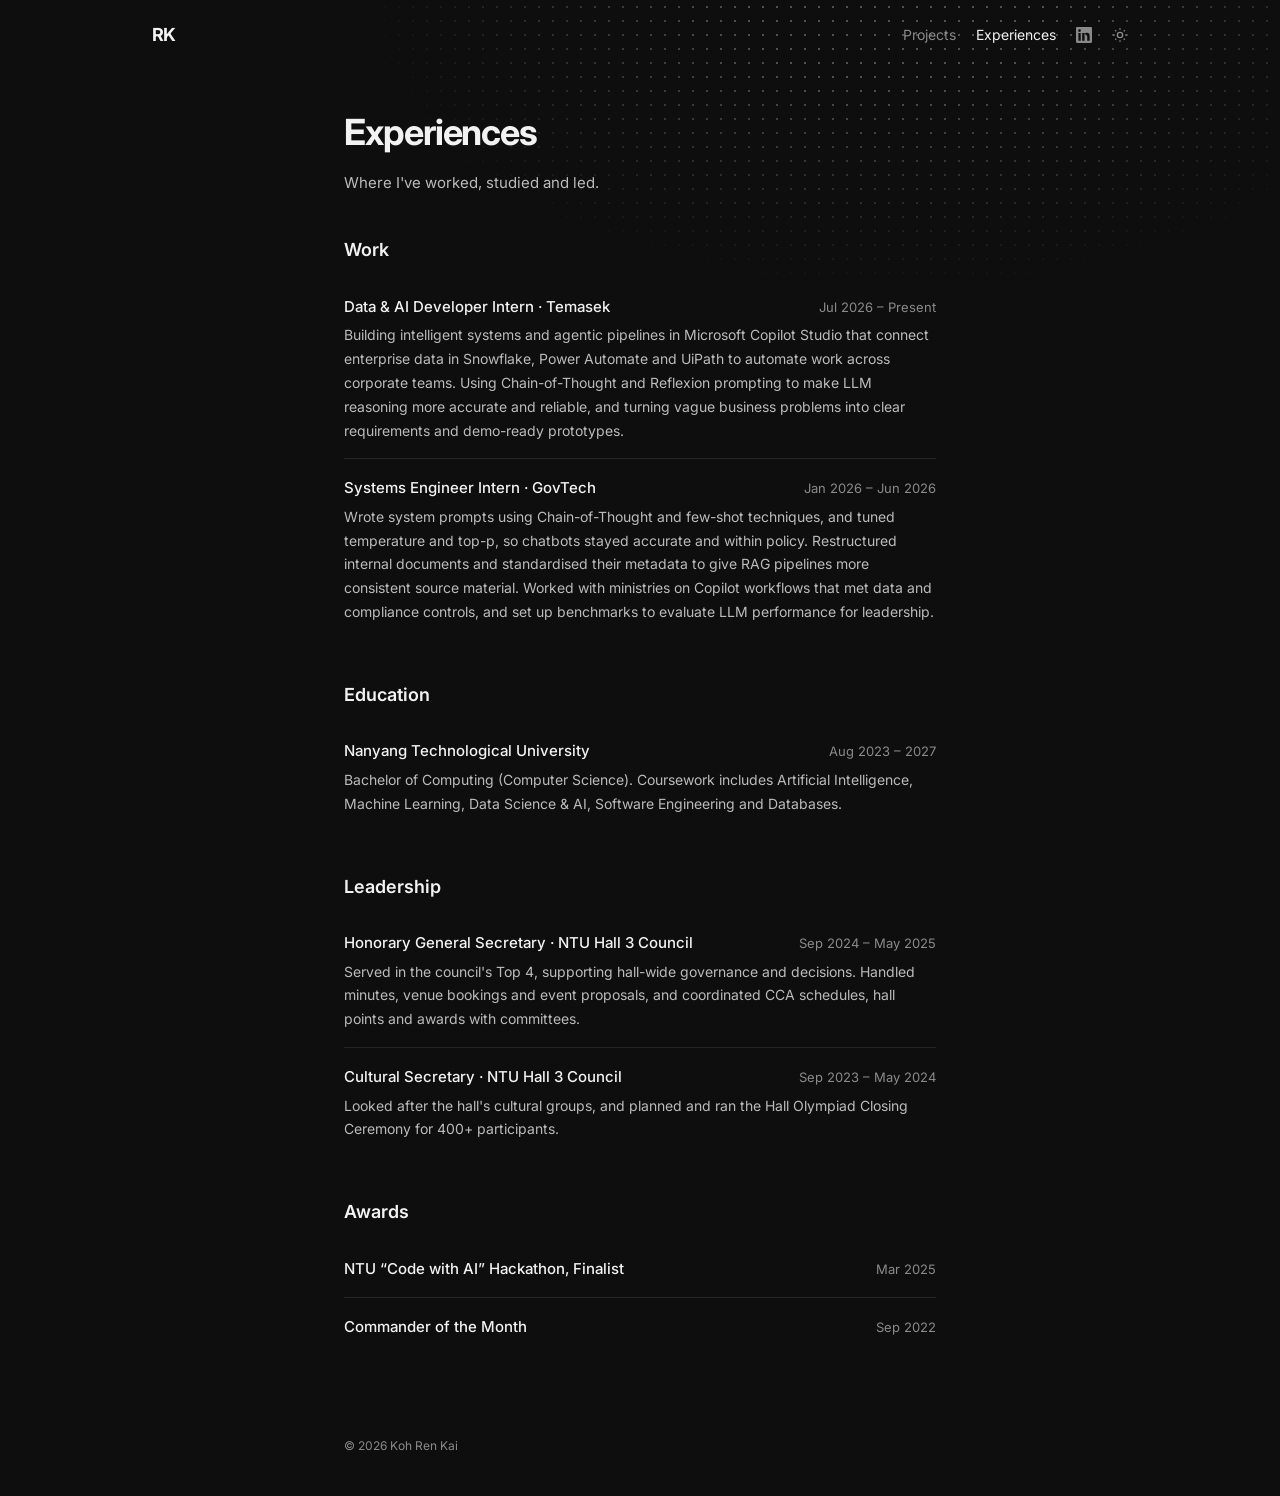
<file: experiences.html>
<!doctype html>
<html lang="en">
<head>
  <meta charset="utf-8" />
  <meta name="viewport" content="width=device-width, initial-scale=1" />
  <script>try{if(localStorage.getItem("theme")==="light")document.documentElement.dataset.theme="light"}catch(e){}</script>
  <title>Experiences · Koh Ren Kai</title>
  <link rel="stylesheet" href="assets/style.css" />
</head>
<body data-root="">
  <main>
    <h1>Experiences</h1>
    <p>Where I've worked, studied and led.</p>

    <h2>Work</h2>
    <ul class="list">
      <li>
        <div class="row"><span class="title">Data &amp; AI Developer Intern · Temasek</span><span class="meta">Jul 2026 – Present</span></div>
        <p class="desc">Building intelligent systems and agentic pipelines in Microsoft Copilot Studio that connect enterprise data in Snowflake, Power Automate and UiPath to automate work across corporate teams. Using Chain-of-Thought and Reflexion prompting to make LLM reasoning more accurate and reliable, and turning vague business problems into clear requirements and demo-ready prototypes.</p>
      </li>
      <li>
        <div class="row"><span class="title">Systems Engineer Intern · GovTech</span><span class="meta">Jan 2026 – Jun 2026</span></div>
        <p class="desc">Wrote system prompts using Chain-of-Thought and few-shot techniques, and tuned temperature and top-p, so chatbots stayed accurate and within policy. Restructured internal documents and standardised their metadata to give RAG pipelines more consistent source material. Worked with ministries on Copilot workflows that met data and compliance controls, and set up benchmarks to evaluate LLM performance for leadership.</p>
      </li>
    </ul>

    <h2>Education</h2>
    <ul class="list">
      <li>
        <div class="row"><span class="title">Nanyang Technological University</span><span class="meta">Aug 2023 – 2027</span></div>
        <p class="desc">Bachelor of Computing (Computer Science). Coursework includes Artificial Intelligence, Machine Learning, Data Science &amp; AI, Software Engineering and Databases.</p>
      </li>
    </ul>

    <h2>Leadership</h2>
    <ul class="list">
      <li>
        <div class="row"><span class="title">Honorary General Secretary · NTU Hall 3 Council</span><span class="meta">Sep 2024 – May 2025</span></div>
        <p class="desc">Served in the council's Top 4, supporting hall-wide governance and decisions. Handled minutes, venue bookings and event proposals, and coordinated CCA schedules, hall points and awards with committees.</p>
      </li>
      <li>
        <div class="row"><span class="title">Cultural Secretary · NTU Hall 3 Council</span><span class="meta">Sep 2023 – May 2024</span></div>
        <p class="desc">Looked after the hall's cultural groups, and planned and ran the Hall Olympiad Closing Ceremony for 400+ participants.</p>
      </li>
    </ul>

    <h2>Awards</h2>
    <ul class="list">
      <li>
        <div class="row"><span class="title">NTU “Code with AI” Hackathon, Finalist</span><span class="meta">Mar 2025</span></div>
      </li>
      <li>
        <div class="row"><span class="title">Commander of the Month</span><span class="meta">Sep 2022</span></div>
      </li>
    </ul>
  </main>
  <footer>© <span id="year"></span> Koh Ren Kai</footer>
  <script src="assets/main.js"></script>
</body>
</html>
</file>
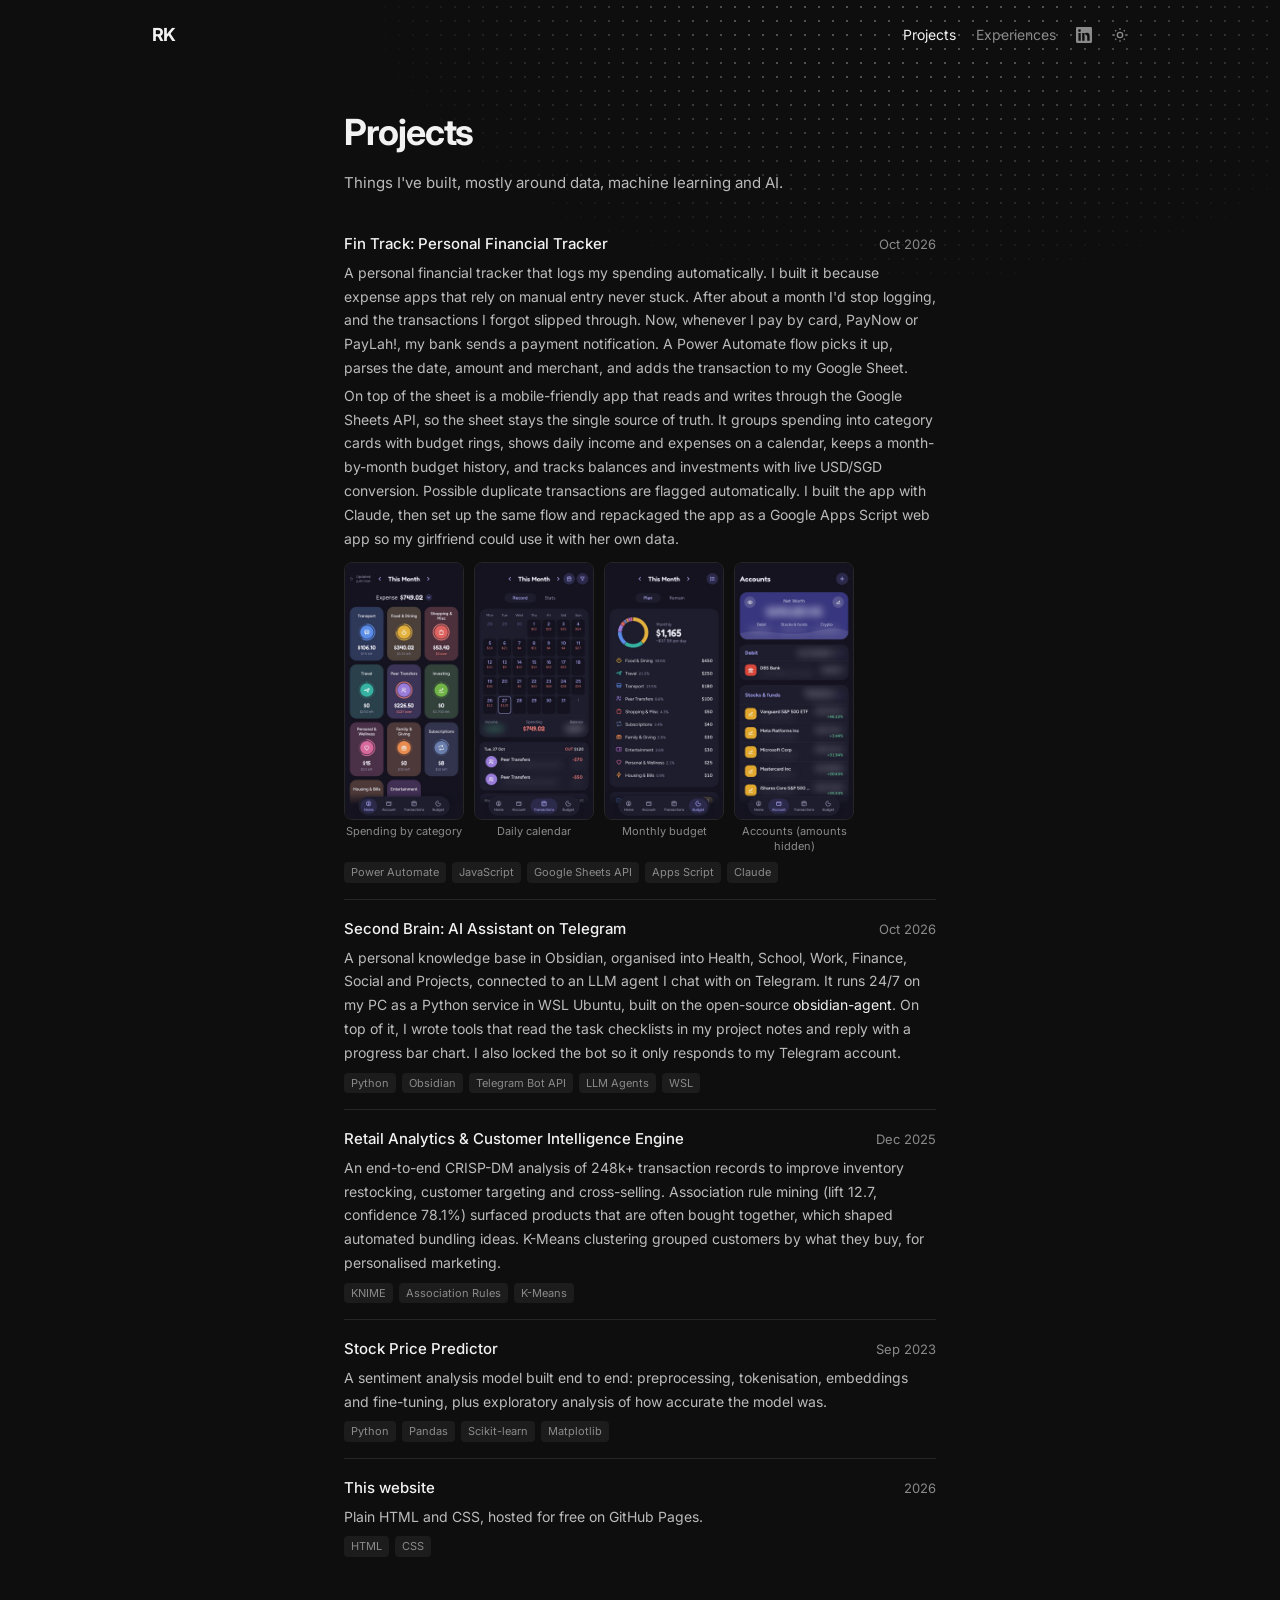
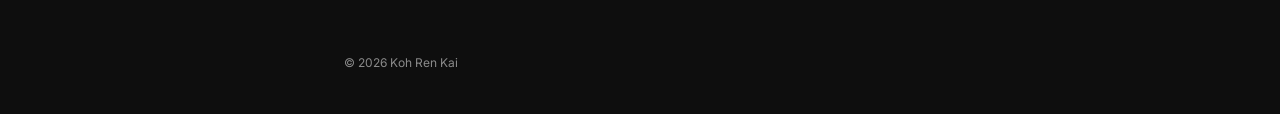
<file: projects.html>
<!doctype html>
<html lang="en">
<head>
  <meta charset="utf-8" />
  <meta name="viewport" content="width=device-width, initial-scale=1" />
  <script>try{if(localStorage.getItem("theme")==="light")document.documentElement.dataset.theme="light"}catch(e){}</script>
  <title>Projects · Koh Ren Kai</title>
  <link rel="stylesheet" href="assets/style.css" />
</head>
<body data-root="">
  <main>
    <h1>Projects</h1>
    <p>Things I've built, mostly around data, machine learning and AI.</p>
    <ul class="list">
      <li>
        <div class="row"><span class="title">Fin Track: Personal Financial Tracker</span><span class="meta">Oct 2026</span></div>
        <p class="desc">A personal financial tracker that logs my spending automatically. I built it because expense apps that rely on manual entry never stuck. After about a month I'd stop logging, and the transactions I forgot slipped through. Now, whenever I pay by card, PayNow or PayLah!, my bank sends a payment notification. A Power Automate flow picks it up, parses the date, amount and merchant, and adds the transaction to my Google Sheet.</p>
        <p class="desc">On top of the sheet is a mobile-friendly app that reads and writes through the Google Sheets API, so the sheet stays the single source of truth. It groups spending into category cards with budget rings, shows daily income and expenses on a calendar, keeps a month-by-month budget history, and tracks balances and investments with live USD/SGD conversion. Possible duplicate transactions are flagged automatically. I built the app with Claude, then set up the same flow and repackaged the app as a Google Apps Script web app so my girlfriend could use it with her own data.</p>
        <div class="shots">
          <figure><a href="assets/img/fintrack-home-v2.jpg"><img src="assets/img/fintrack-home-v2.jpg" alt="Fin Track home screen: this month's spending in category cards with budget rings" width="540" height="1168" loading="lazy" /></a><figcaption>Spending by category</figcaption></figure>
          <figure><a href="assets/img/fintrack-tx-v2.jpg"><img src="assets/img/fintrack-tx-v2.jpg" alt="Fin Track transactions screen: calendar of daily spending" width="540" height="1168" loading="lazy" /></a><figcaption>Daily calendar</figcaption></figure>
          <figure><a href="assets/img/fintrack-bud-v2.jpg"><img src="assets/img/fintrack-bud-v2.jpg" alt="Fin Track budget screen: monthly budget split by category in a donut chart" width="540" height="1168" loading="lazy" /></a><figcaption>Monthly budget</figcaption></figure>
          <figure><a href="assets/img/fintrack-acct-v2.jpg"><img src="assets/img/fintrack-acct-v2.jpg" alt="Fin Track accounts screen with net worth and investment amounts blurred" width="540" height="1168" loading="lazy" /></a><figcaption>Accounts (amounts hidden)</figcaption></figure>
        </div>
        <div class="tags"><span>Power Automate</span><span>JavaScript</span><span>Google Sheets API</span><span>Apps Script</span><span>Claude</span></div>
      </li>
      <li>
        <div class="row"><span class="title">Second Brain: AI Assistant on Telegram</span><span class="meta">Oct 2026</span></div>
        <p class="desc">A personal knowledge base in Obsidian, organised into Health, School, Work, Finance, Social and Projects, connected to an LLM agent I chat with on Telegram. It runs 24/7 on my PC as a Python service in WSL Ubuntu, built on the open-source <a href="https://github.com/aeshef/obsidian-agent">obsidian-agent</a>. On top of it, I wrote tools that read the task checklists in my project notes and reply with a progress bar chart. I also locked the bot so it only responds to my Telegram account.</p>
        <div class="tags"><span>Python</span><span>Obsidian</span><span>Telegram Bot API</span><span>LLM Agents</span><span>WSL</span></div>
      </li>
      <li>
        <div class="row"><span class="title">Retail Analytics &amp; Customer Intelligence Engine</span><span class="meta">Dec 2025</span></div>
        <p class="desc">An end-to-end CRISP-DM analysis of 248k+ transaction records to improve inventory restocking, customer targeting and cross-selling. Association rule mining (lift 12.7, confidence 78.1%) surfaced products that are often bought together, which shaped automated bundling ideas. K-Means clustering grouped customers by what they buy, for personalised marketing.</p>
        <div class="tags"><span>KNIME</span><span>Association Rules</span><span>K-Means</span></div>
      </li>
      <li>
        <div class="row"><span class="title">Stock Price Predictor</span><span class="meta">Sep 2023</span></div>
        <p class="desc">A sentiment analysis model built end to end: preprocessing, tokenisation, embeddings and fine-tuning, plus exploratory analysis of how accurate the model was.</p>
        <div class="tags"><span>Python</span><span>Pandas</span><span>Scikit-learn</span><span>Matplotlib</span></div>
      </li>
      <li>
        <div class="row"><span class="title">This website</span><span class="meta">2026</span></div>
        <p class="desc">Plain HTML and CSS, hosted for free on GitHub Pages.</p>
        <div class="tags"><span>HTML</span><span>CSS</span></div>
      </li>
    </ul>
  </main>
  <footer>© <span id="year"></span> Koh Ren Kai</footer>
  <script src="assets/main.js"></script>
</body>
</html>
</file>
<file: assets/style.css>
@import url("https://fonts.googleapis.com/css2?family=Inter:wght@400;500;600;700&display=swap");

:root {
  --bg: #0e0e0e;
  --fg: #bbbbbb;
  --fg-strong: #f2f2f2;
  --muted: #8a8a8a;
  --chip: #1c1c1c;
  --chip-hover: #2a2a2a;
  --border: #262626;
  --dot: rgba(255, 255, 255, 0.28);
}
:root[data-theme="light"] {
  --bg: #fafafa;
  --fg: #444444;
  --fg-strong: #111111;
  --muted: #777777;
  --chip: #ececec;
  --chip-hover: #dedede;
  --border: #e2e2e2;
  --dot: rgba(0, 0, 0, 0.2);
}

* { box-sizing: border-box; }

html { background: var(--bg); }
body {
  margin: 0;
  color: var(--fg);
  font-family: Inter, -apple-system, system-ui, "Segoe UI", Roboto, sans-serif;
  font-size: 15px;
  line-height: 1.7;
  -webkit-font-smoothing: antialiased;
  transition: background 0.2s, color 0.2s;
}

/* Dotted grid that fades out toward the bottom-left, like the original */
body::before {
  content: "";
  position: fixed;
  inset: 0 0 auto 0;
  height: 420px;
  background-image: radial-gradient(var(--dot) 1px, transparent 1px);
  background-size: 14px 14px;
  -webkit-mask-image: radial-gradient(ellipse 60% 100% at 70% 0%, #000 20%, transparent 70%);
  mask-image: radial-gradient(ellipse 60% 100% at 70% 0%, #000 20%, transparent 70%);
  pointer-events: none;
  z-index: 0;
}

a { color: var(--fg-strong); text-decoration: none; }
a:hover { text-decoration: underline; text-underline-offset: 3px; }
em { color: var(--fg-strong); }
strong { color: var(--fg-strong); font-weight: 600; }

/* ---------- Header ---------- */
.site-header {
  display: flex;
  align-items: center;
  justify-content: space-between;
  max-width: 1024px;
  margin: 0 auto;
  padding: 20px 24px;
}
.logo {
  font-weight: 700;
  font-size: 18px;
  letter-spacing: -0.03em;
  color: var(--fg-strong);
}
.logo:hover { text-decoration: none; opacity: 0.8; }
.site-nav { display: flex; align-items: center; gap: 20px; }
.site-nav a { color: var(--muted); font-size: 14px; }
.site-nav a:hover, .site-nav a.active { color: var(--fg-strong); text-decoration: none; }
.icon-btn {
  display: inline-flex;
  background: none;
  border: 0;
  padding: 0;
  color: var(--muted);
  cursor: pointer;
}
.icon-btn:hover { color: var(--fg-strong); }
.icon-btn svg { width: 16px; height: 16px; }

/* ---------- Content ---------- */
main {
  max-width: 640px;
  margin: 0 auto;
  padding: 40px 24px 80px;
}
h1 {
  color: var(--fg-strong);
  font-size: 36px;
  font-weight: 700;
  letter-spacing: -0.03em;
  line-height: 1.2;
  margin: 0 0 16px;
}
h2 { color: var(--fg-strong); font-size: 18px; font-weight: 600; margin: 40px 0 12px; }
p { margin: 0 0 20px; }
.lead { margin-bottom: 16px; }

/* ---------- Chips (Currently / Previously / Tinkering) ---------- */
.rows { display: grid; grid-template-columns: auto 1fr; gap: 8px 16px; margin-bottom: 48px; font-size: 13px; }
.rows dt { color: var(--muted); padding-top: 3px; }
.rows dd { margin: 0; display: flex; flex-wrap: wrap; gap: 6px; }
.chip {
  display: inline-flex;
  align-items: center;
  gap: 6px;
  background: var(--chip);
  color: var(--fg-strong);
  border-radius: 4px;
  padding: 3px 8px;
  font-size: 12px;
  font-weight: 500;
}
.chip:hover { background: var(--chip-hover); text-decoration: none; }
.chip img { width: 14px; height: 14px; border-radius: 3px; }

/* ---------- Socials ---------- */
.socials { display: flex; flex-wrap: wrap; gap: 8px 18px; margin-top: 8px; }
.socials a { color: var(--muted); }
.socials a:hover { color: var(--fg-strong); }

/* ---------- Lists (projects / experiences) ---------- */
.list { list-style: none; padding: 0; margin: 0; }
.list li { padding: 16px 0; border-bottom: 1px solid var(--border); }
.list li:last-child { border-bottom: 0; }
.list .row { display: flex; justify-content: space-between; gap: 16px; align-items: baseline; }
.list .title { color: var(--fg-strong); font-weight: 500; }
.list .meta { color: var(--muted); font-size: 13px; white-space: nowrap; }
.list .desc { margin: 4px 0 0; font-size: 14px; }
.tags { display: flex; flex-wrap: wrap; gap: 6px; margin-top: 8px; }
.shots { display: grid; grid-template-columns: repeat(4, minmax(0, 120px)); gap: 10px; margin: 12px 0 2px; }
.shots figure { margin: 0; }
.shots img { display: block; width: 100%; height: auto; border-radius: 8px; border: 1px solid var(--border); }
.shots figcaption { margin-top: 4px; font-size: 11px; color: var(--muted); text-align: center; line-height: 1.4; }
.tags span { background: var(--chip); border-radius: 4px; padding: 1px 7px; font-size: 11px; color: var(--muted); }

footer { max-width: 640px; margin: 0 auto; padding: 0 24px 40px; color: var(--muted); font-size: 12px; }

@media (max-width: 520px) {
  .site-nav { gap: 14px; }
  h1 { font-size: 30px; }
  .list .row { flex-direction: column; gap: 0; }
  .shots { gap: 6px; }
  .shots figcaption { font-size: 10px; }
}

.site-header, main, footer { position: relative; z-index: 1; }
</file>
